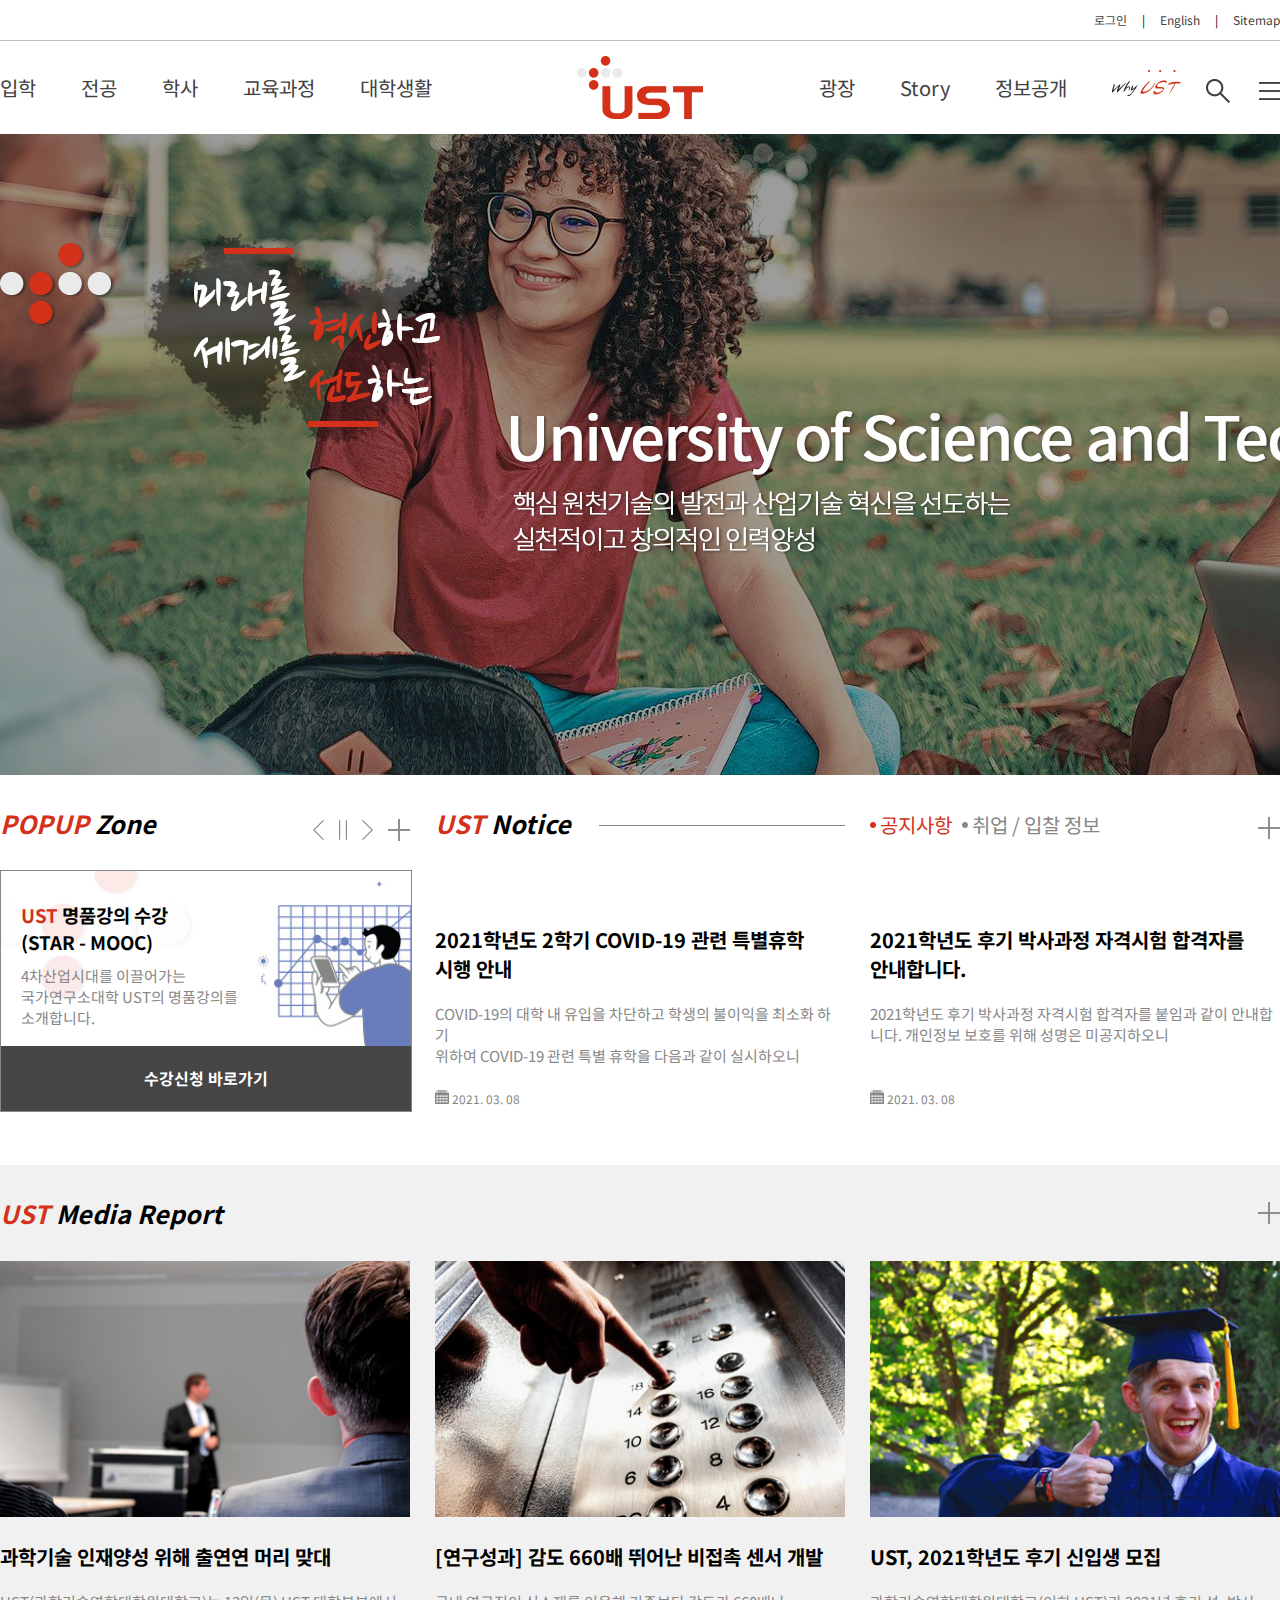
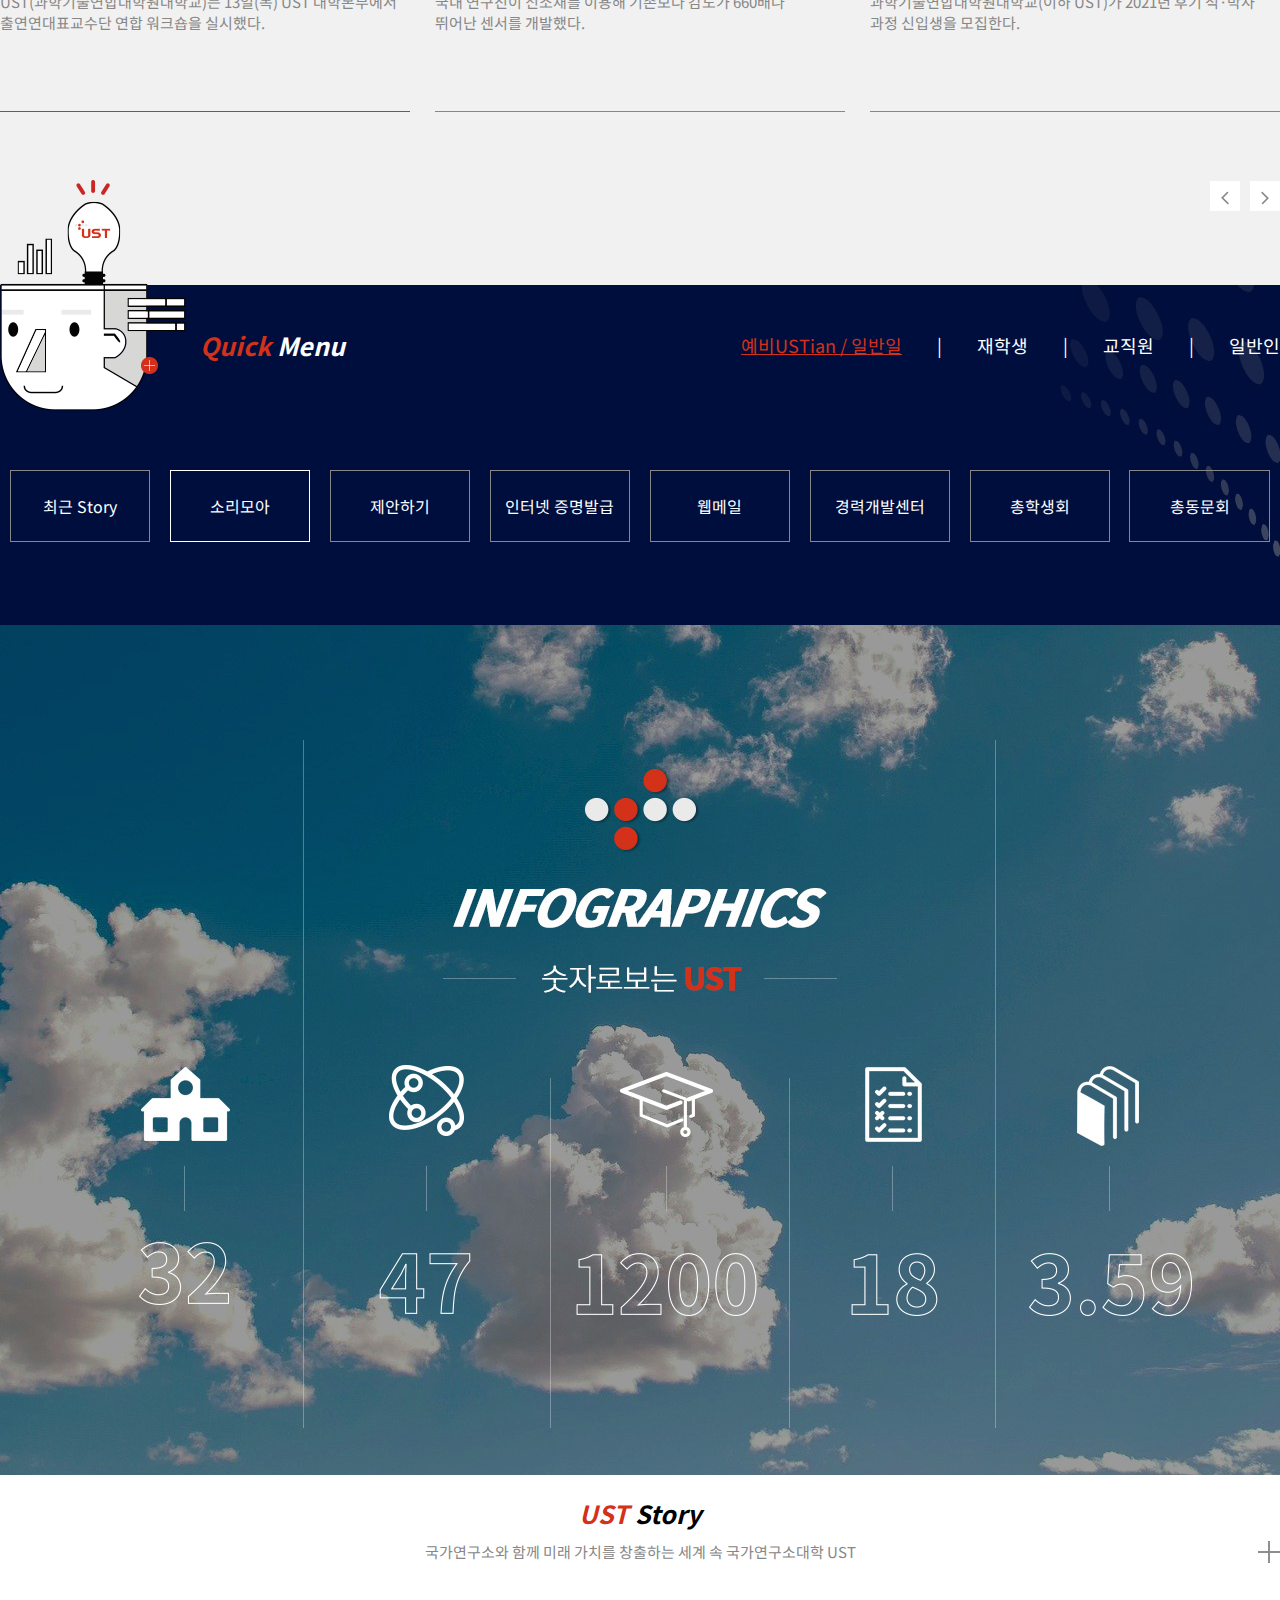
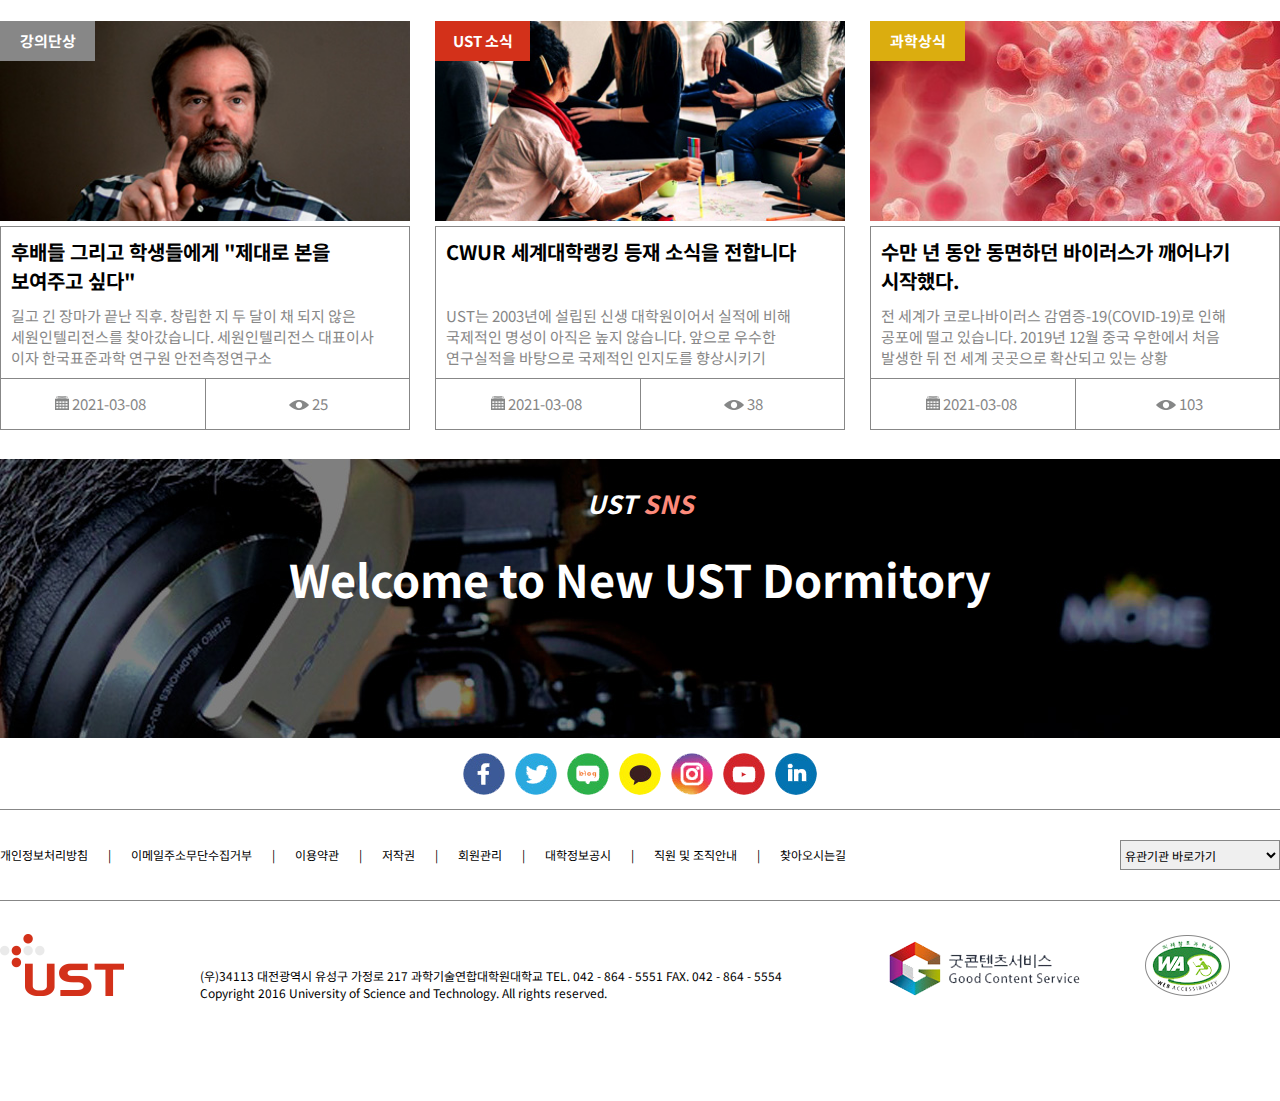
<file: index.html>
<!DOCTYPE html>
<html lang="en">

<head>
    <meta charset="UTF-8">
    <meta name="viewport" content="width=device-width, initial-scale=1.0">
    <title>UST</title>
    <link href="css/style.css" rel="stylesheet" type="text/css">
    <link rel="shortcut icon" href="img/favicon.ico" alt="파비콘">
</head>

<body>
    <div id="wrap">

        <!--header-->
        <header id="header">
            <div class="top_header">
                <div class="inner">
                    <ul class="util">
                        <li><a href="index.html">로그인</a></li>
                        <li><a href="index.html">English</a></li>
                        <li><a href="index.html">Sitemap</a></li>
                        <!--clear-->
                    </ul>
                    <!--clear-->
                </div>
            </div>
            <div class="bottom_header">
                <div class="inner">
                    <ul class="menu1">
                        <li>
                            <a href="sub.html">입학</a>
                            <!--<ul>
                                <li><a href="#">모집요강</a></li>
                                <li><a href=#>입학공지</a></li>
                                <li><a href=#>입학상담</a></li>
                                <li><a href=#>USTian Life</a></li>
                                <li><a href=#>전공찾기</a></li>
                            </ul>-->
                        </li>
                        <li>
                            <a href="sub.html">전공</a>
                            <!--<ul>
                                <li><a href="#">캠퍼스/스쿨 소개</a></li>
                                <li><a href="#">분야별전공</a></li>
                            </ul>-->
                        </li>
                        <li>
                            <a href="sub.html">학사</a>
                            <!--<ul>
                                <li><a href="#">학사일정</a></li>
                                <li><a href="#">학점교류</a></li>
                                <li><a href="#">학사공지</a></li>
                                <li><a href="#">학사행정</a></li>
                                <li><a href="#">학규</a></li>
                                <li><a href="#">학사서식자료실</a></li>
                            </ul>-->
                        </li>
                        <li>
                            <a href="sub.html">교육과정</a>
                            <!--<ul>
                                <li><a href="#">교육과정 개요</a></li>
                                <li><a href="#">이수학점</a></li>
                                <li><a href="#">성적</a></li>
                                <li><a href="#">신입생 예비교육</a></li>
                            </ul>-->
                        </li>
                        <li>
                            <a href="sub.html">대학생활</a>
                            <!--<ul>
                                <li><a href="#">USTian Tutorial</a></li>
                                <li><a href="#">학생복지</a></li>
                                <li><a href="#">학생지원</a></li>
                                <li><a href="#">증명서/추천서발급</a></li>
                                <li><a href="#">총학생회</a></li>
                                <li><a href="#">UST 기숙사</a></li>
                                <li><a href="#">정보서비스</a></li>
                                <li><a href="#">학생증</a></li>
                            </ul>-->
                        </li>
                        <!--clear-->
                    </ul>
                    <div class="logo">
                        <a href="index.html"><img src="img/logo.png" alt="로고"></a>
                    </div>
                    <ul class="menu2">
                        <li>
                            <a href="sub.html">광장</a>
                            <!--<ul>
                                <li><a href="#">안내</a></li>
                                <li><a href="#">소리모아</a></li>
                                <li><a href="#">제안합니다</a></li>
                                <li><a href="#">홍보 아이템 제보</a></li>
                                <li><a href="#">신고 및 접수</a></li>
                                <li><a href="#">UST 구독신청</a></li>
                            </ul>-->
                        </li>
                        <li>
                            <a href="sub.html">Story</a>
                            <!--<ul>
                                <li><a href="#">최근 Story</a></li>
                                <li><a href="#">웹진 UST ON</a></li>
                                <li><a href="#">웹진 뉴스레터</a></li>
                                <li><a href="#">언론보도</a></li>
                                <li><a href="#">UST Media</a></li>
                                <li><a href="#">브로슈어</a></li>
                            </ul>-->
                        </li>
                        <li>
                            <a href="sub.html">정보공개</a>
                            <!--<ul>
                                <li><a href="#">정보공개제도</a></li>
                                <li><a href="#">대학정보공시</a></li>
                                <li><a href="#">경영공시</a></li>
                                <li><a href="#">윤리경영</a></li>
                                <li><a href="#">입찰공고</a></li>
                                <li><a href="#">개인정보보호</a></li>
                                <li><a href="#">UST 오픈 API</a></li>
                            </ul>-->
                        </li>
                        <li><a href="sub.html">
                                <img src="img/whyust.png" alt="whyust">
                            </a>
                        </li>
                        <li>
                            <a href="sub.html">
                                <i class="search"><img src="img/search.png" alt="검색">
                                </i>
                            </a>
                            <a href="sub.html">
                                <i class="menu"><img src="img/menu.png" alt="메뉴">
                                </i>
                            </a>
                        </li>
                        <!--clear-->
                    </ul>
                    <!--clear-->
                </div>
            </div>
        </header>

        <!--mainimg-->
        <article id="mainimg">
            <h1 class="hidden">메인이미지</h1>
        </article>

        <!--contents-->
        <main id="contents">
            <section class="notice">
                <h1 class="hidden">알림</h1>
                <div class="inner">
                    <div class="box1">
                        <div class="title1">
                            <h2 class="power_text"><span>POPUP</span> Zone</h2>
                            <ul>
                                <li>
                                    <img src="img/prev.png" alt="이전">
                                </li>
                                <li>
                                    <img src="img/stop.png" alt="정지">
                                </li>
                                <li>
                                    <img src="img/next.png" alt="다음">
                                </li>
                                <li>
                                    <img src="img/plus.png" alt="더보기">
                                </li>
                                <!--clear-->
                            </ul>
                            <!--clear-->
                        </div>
                        <div class="star_mooc">
                            <div>
                                <h1 class="hidden">이미지</h1>
                                <div>
                                    <h3><span>UST</span> 명품강의 수강<br>
                                        (STAR - MOOC)</h3>
                                    <p>4차산업시대를 이끌어가는<br>
                                        국가연구소대학 UST의 명품강의를<br>
                                        소개합니다.</p>
                                </div>
                            </div>
                            <div>
                                <h1 class="hidden">배경색</h1>
                                <h4><a href="http://ust.edwith.org/" target="_blank">수강신청 바로가기</a></h4>
                            </div>
                        </div>
                        <ul class="power_arrow">
                            <li><img src="img/dot3.png" alt="1"></li>
                            <li><img src="img/dot4.png" alt="2"></li>
                            <li><img src="img/dot4.png" alt="3"></li>
                            <li><img src="img/dot4.png" alt="4"></li>
                        </ul>
                    </div>
                    <div class="box1">
                        <h2 class="power_text"><span>UST</span> Notice<i></i></h2>
                        <h5 class="line"></h5>
                        <div>
                            <h3 class="box1_title">2021학년도 2학기 COVID-19 관련 특별휴학<br>
                                시행 안내</h3>
                            <p class="box1_text">COVID-19의 대학 내 유입을 차단하고 학생의 불이익을 최소화 하기<br>
                                <span>위하여 COVID-19 관련 특별 휴학을 다음과 같이 실시하오니</span>
                            </p>
                            <p class="calender"><i><img src="img/calendar.png" alt="달력"></i> 2021. 03. 08</p>
                        </div>
                        <ul class="power_arrow">
                            <li><img src="img/dot_plus.png" alt="더보기"></li>
                        </ul>
                    </div>
                    <div class="box1">
                        <div>
                            <ul class="box1_list">
                                <li>공지사항</li>
                                <li>취업 / 입찰 정보</li>
                                <li><img src="img/plus.png" alt="더보기"></li>
                                <!--clear-->
                            </ul>
                            <!--clear-->
                        </div>
                        <div>
                            <h3 class="box1_title">2021학년도 후기 박사과정 자격시험 합격자를<br>
                                안내합니다.</h3>
                            <p class="box1_text">2021학년도 후기 박사과정 자격시험 합격자를 붙임과 같이 안내합<br>
                                니다. 개인정보 보호를 위해 성명은 미공지하오니</p>
                            <p class="calender"><i><img src="img/calendar.png" alt="달력"></i> 2021. 03. 08</p>
                        </div>
                    </div>
                </div>
            </section>
            <section class="report">
                <h1 class="hidden">미디어 리포트</h1>
                <h1 class="hidden">배경색</h1>
                <div class="inner">
                    <h2 class="power_text"><span>UST</span> Media Report<i><img src="img/plus.png" alt="더보기"></i></h2>
                    <div>
                        <div class="report_box">
                            <div class="box2">
                                <div><img src="img/img1.jpg" alt="이미지1"></div>
                                <h3 class="box2_title">과학기술 인재양성 위해 출연연 머리 맞대</h3>
                                <p class="box2_text">UST(과학기술연합대학원대학교)는 13일(목) UST 대학본부에서<br>
                                    출연연대표교수단 연합 워크숍을 실시했다.</p>
                                <ul class="power_arrow">
                                    <li><img src="img/dot_plus.png" alt="더보기"></li>
                                </ul>
                            </div>
                            <div class="box2">
                                <div><img src="img/img2.jpg" alt="이미지2"></div>
                                <h3 class="box2_title">[연구성과] 감도 660배 뛰어난 비접촉 센서 개발</h3>
                                <p class="box2_text">국내 연구진이 신소재를 이용해 기존보다 감도가 660배나<br>
                                    뛰어난 센서를 개발했다.</p>
                            </div>
                            <div class="box2">
                                <div><img src="img/img3.jpg" alt="이미지3"></div>
                                <h3 class="box2_title">UST, 2021학년도 후기 신입생 모집</h3>
                                <p class="box2_text">과학기술연합대학원대학교(이하 UST)가 2021년 후기 석·박사<br>
                                    과정 신입생을 모집한다.</p>
                            </div>
                        </div>
                        <div class="prev1"><img src="img/prev1.png" alt="이전"></div>
                        <div class="next1"><img src="img/next1.png" alt="다음"></div>
                    </div>
                </div>
            </section>
            <section class="quick_menu">
                <h1 class="hidden">퀵메뉴</h1>
                <h1 class="hidden">이미지</h1>
                <div class="inner">
                    <div class="menu_top">
                        <div class="box3">
                            <h2 class="power_text"><span>Quick</span> Menu</h2>
                            <ul>
                                <li>예비USTian / 일반일</li>
                                <li>재학생</li>
                                <li>교직원</li>
                                <li>일반인</li>
                                <!--clear-->
                            </ul>
                            <!--clear-->
                        </div>
                        <div class="character"><img src="img/character.png" alt="캐릭터"></div>
                    </div>
                    <ul class="menu_bottom">
                        <li>
                            <div>최근 Story</div>
                        </li>
                        <li>
                            <div>소리모아</div>
                        </li>
                        <li>
                            <div>제안하기</div>
                        </li>
                        <li>
                            <div>인터넷 증명발급</div>
                        </li>
                        <li>
                            <div>웹메일</div>
                        </li>
                        <li>
                            <div>경력개발센터</div>
                        </li>
                        <li>
                            <div>총학생회</div>
                        </li>
                        <li>
                            <div>총동문회</div>
                        </li>
                        <!--clear-->
                    </ul>
                    <div class="prev2"><img src="img/prev2.png" alt="이전"></div>
                    <div class="next2"><img src="img/next2.png" alt="다음"></div>
                </div>
            </section>
            <section class="infographics">
                <h1 class="hidden">인포그래픽스</h1>
                <h1 class="hidden">이미지</h1>
            </section>
            <section class="story">
                <h1 class="hidden">UST 소식</h1>
                <div class="inner">
                    <h2 class="power_text"><span>UST</span> Story</h2>
                    <p>국가연구소와 함께 미래 가치를 창출하는 세계 속 국가연구소대학 UST<i><img src="img/plus.png" alt="더보기"></i></p>
                    <div class="story_box">
                        <div class="box4">
                            <div class="box4_img"><img src="img/img4.jpg" alt="이미지4"><span>강의단상</span></div>
                            <div class="box4_text">
                                <div>
                                    <h3>후배들 그리고 학생들에게 "제대로 본을 <br>
                                        보여주고 싶다"</h3>
                                    <p>길고 긴 장마가 끝난 직후. 창립한 지 두 달이 채 되지 않은<br>
                                        세원인텔리전스를 찾아갔습니다. 세원인텔리전스 대표이사<br>
                                        이자 한국표준과학 연구원 안전측정연구소</p>
                                </div>
                                <div>
                                    <div><i><img src="img/calendar.png" alt="달력"></i> 2021-03-08</div>
                                    <div><i><img src="img/view.png" alt="조회수"></i> 25</div>
                                    <!--clear-->
                                </div>
                            </div>
                            <ul class="power_arrow">
                                <li><img src="img/m_prev.png" alt="이전"></li>
                                <li><img src="img/m_next.png" alt="다음"></li>
                            </ul>
                        </div>
                        <div class="box4">
                            <div class="box4_img"><img src="img/img5.jpg" alt="이미지5"><span>UST 소식</span></div>
                            <div class="box4_text">
                                <div>
                                    <h3>CWUR 세계대학랭킹 등재 소식을 전합니다<br><br></h3>
                                    <p>UST는 2003년에 설립된 신생 대학원이어서 실적에 비해<br>
                                        국제적인 명성이 아직은 높지 않습니다. 앞으로 우수한<br>
                                        연구실적을 바탕으로 국제적인 인지도를 향상시키기</p>
                                </div>
                                <div>
                                    <div><i><img src="img/calendar.png" alt="달력"></i> 2021-03-08</div>
                                    <div><i><img src="img/view.png" alt="조회수"></i> 38</div>
                                    <!--clear-->
                                </div>
                            </div>
                        </div>
                        <div class="box4">
                            <div class="box4_img"><img src="img/img6.jpg" alt="이미지6"><span>과학상식</span></div>
                            <div class="box4_text">
                                <div>
                                    <h3>수만 년 동안 동면하던 바이러스가 깨어나기 <br>
                                        시작했다.</h3>
                                    <p>전 세계가 코로나바이러스 감염증-19(COVID-19)로 인해<br>
                                        공포에 떨고 있습니다. 2019년 12월 중국 우한에서 처음<br>
                                        발생한 뒤 전 세계 곳곳으로 확산되고 있는 상황</p>
                                </div>
                                <div>
                                    <div><i><img src="img/calendar.png" alt="달력"></i> 2021-03-08</div>
                                    <div><i><img src="img/view.png" alt="조회수"></i> 103</div>
                                    <!--clear-->
                                </div>
                            </div>
                        </div>
                        <!--clear-->
                    </div>
                </div>
            </section>
            <section class="sns">
                <h1 class="hidden">SNS</h1>
                <div class="sns_top">
                    <h1 class="hidden">이미지</h1>
                    <h2 class="power_text"><span>UST</span> SNS</h2>
                    <h1 class="sns_text">Welcome to New UST Dormitory</h1>
                </div>
                <ul class="sns_bottom">
                    <li><img src="img/facebook.png" alt="페이스북"></li>
                    <li><img src="img/twitter.png" alt="트위터"></li>
                    <li><img src="img/naver_blog.png" alt="네이버 블로그"></li>
                    <li><img src="img/kakao.png" alt="카카오"></li>
                    <li><img src="img/instagram.png" alt="인스타그램"></li>
                    <li><img src="img/youtube.png" alt="유튜브"></li>
                    <li><img src="img/linked_in.png" alt="링크드인"></li>
                    <!--clear-->
                </ul>
            </section>
        </main>

        <!--footer-->
        <footer id="footer">
            <div class="inner">
                <div class="footer_top">
                    <ul>
                        <li>개인정보처리방침</li>
                        <li>이메일주소무단수집거부</li>
                        <li>이용약관</li>
                        <li>저작권</li>
                        <li>회원관리</li>
                        <li>대학정보공시</li>
                        <li>직원 및 조직안내</li>
                        <li>찾아오시는길</li>
                        <!--clear-->
                    </ul>
                    <select>
                        <option>유관기관 바로가기</option>
                        <option>해외국가연구소대학</option>
                        <option>정책연구기관</option>
                        <option>연구회</option>
                        <option>정부부처</option>
                    </select>
                    <!--clear-->
                </div>
                <div class="footer_bottom">
                    <div>
                        <div class="f_logo"><img src="img/f_logo.png" alt="푸터로고"></div>
                        <p class="copyright">(우)34113 대전광역시 유성구 가정로 217 과학기술연합대학원대학교 TEL. 042 - 864 - 5551 FAX. 042 - 864 - 5554<br>
                            <span>
                                Copyright 2016 University of Science and Technology. All rights reserved.</span>
                        </p>
                        <div class="mark1"><img src="img/goodcontentservice.png" alt="굿콘텐츠서비스"></div>
                        <div class="mark2"><img src="img/wa.png" alt="한국웹접근성인증평가원"></div>
                    </div>
                </div>
            </div>
        </footer>
    </div>
</body>

</html>
</file>
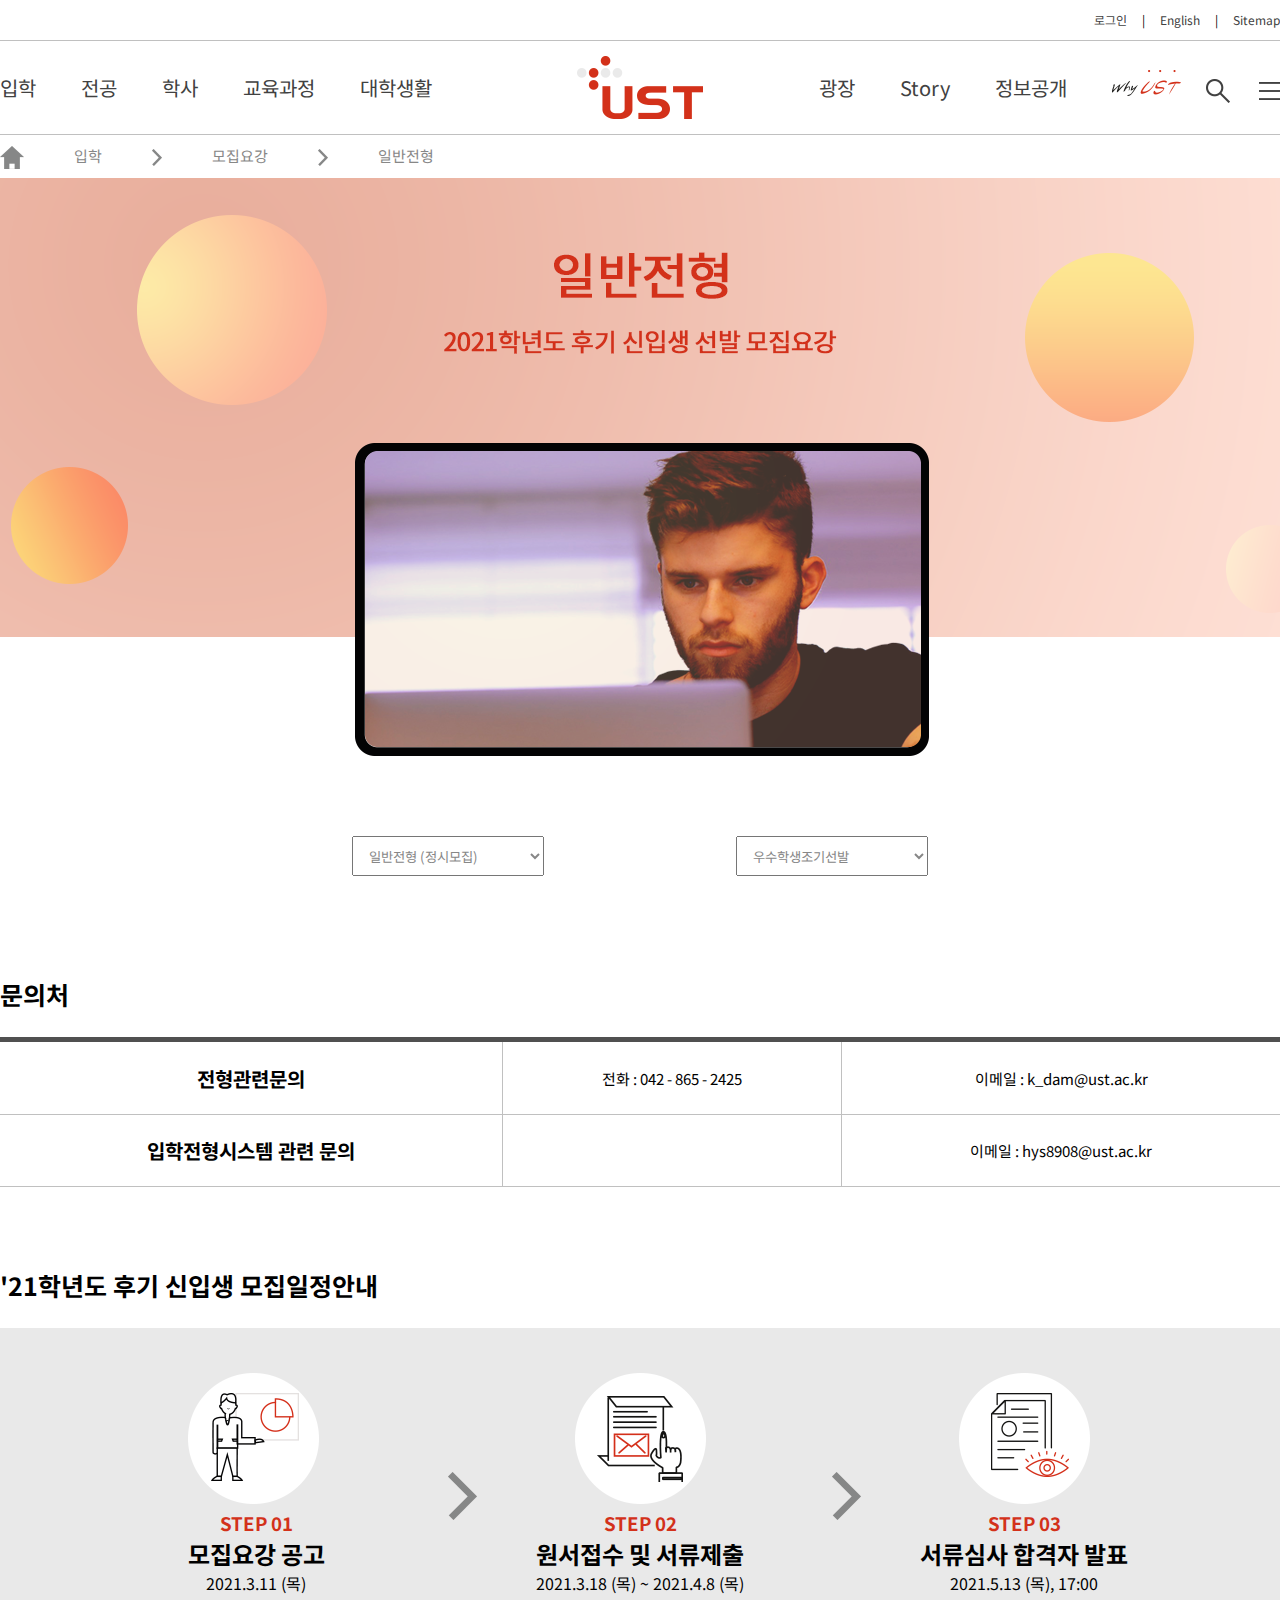
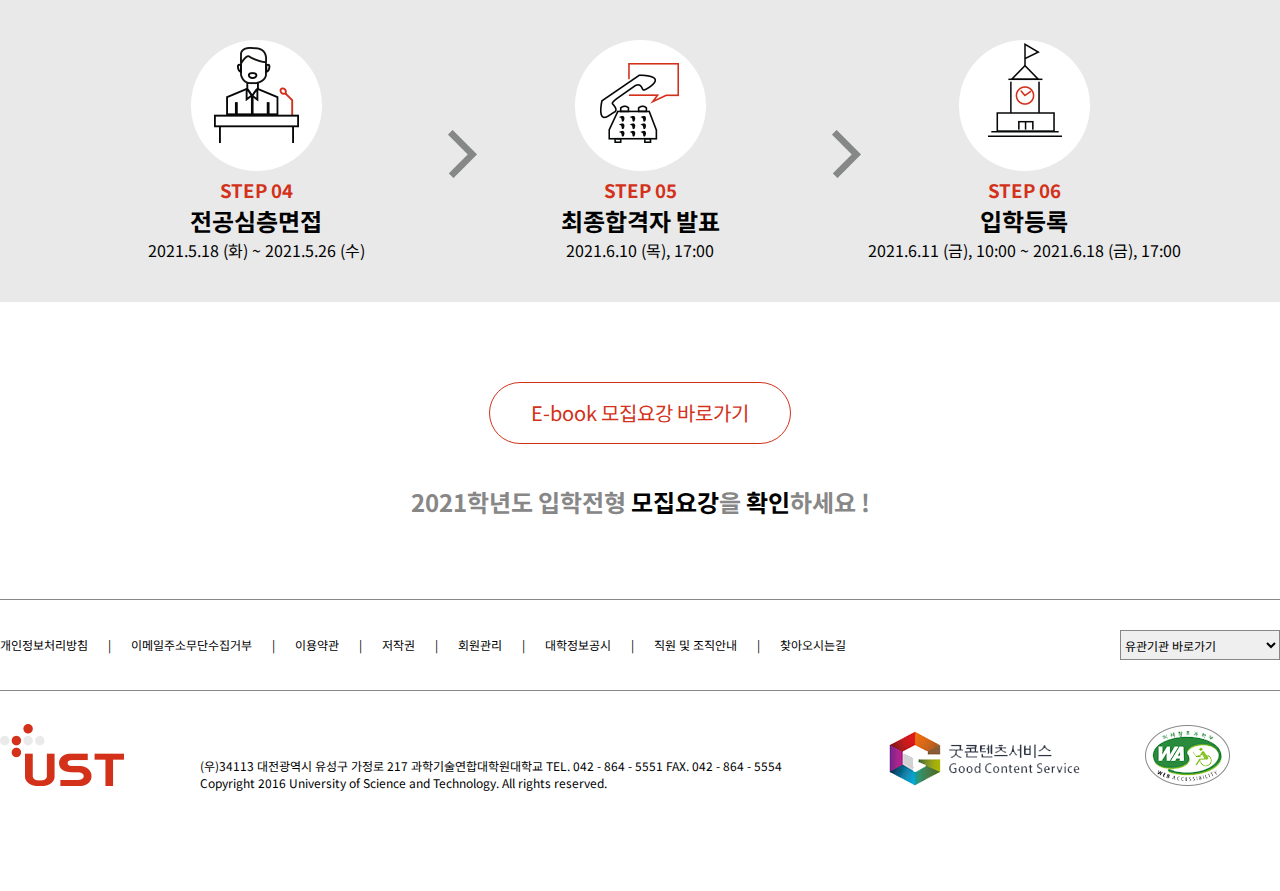
<file: sub.html>
<!DOCTYPE html>
<html lang="en">

<head>
    <meta charset="UTF-8">
    <meta name="viewport" content="width=device-width, initial-scale=1.0">
    <title>UST</title>
    <link href="css/style.css" rel="stylesheet" type="text/css">
    <link rel="shortcut icon" href="img/favicon.ico" alt="파비콘">
</head>

<body>
    <div id="wrap">

        <!--header-->
        <header id="header">
            <div class="top_header">
                <div class="inner">
                    <ul class="util">
                        <li><a href="index.html">로그인</a></li>
                        <li><a href="index.html">English</a></li>
                        <li><a href="index.html">Sitemap</a></li>
                        <!--clear-->
                    </ul>
                    <!--clear-->
                </div>
            </div>
            <div class="bottom_header">
                <div class="inner">
                    <ul class="menu1">
                        <li><a href="sub.html">입학</a></li>
                        <li><a href="index.html">전공</a></li>
                        <li><a href="index.html">학사</a></li>
                        <li><a href="index.html">교육과정</a></li>
                        <li><a href="index.html">대학생활</a></li>
                        <!--clear-->
                    </ul>
                    <div class="logo">
                        <a href="index.html"><img src="img/logo.png" alt="로고"></a>
                    </div>
                    <ul class="menu2">
                        <li><a href="index.html">광장</a></li>
                        <li><a href="index.html">Story</a></li>
                        <li><a href="index.html">정보공개</a></li>
                        <li><a href="index.html">
                                <img src="img/whyust.png" alt="whyust">
                            </a>
                        </li>
                        <li>
                            <a href="index.html">
                                <i class="search"><img src="img/search.png" alt="검색">
                                </i>
                            </a>
                            <a href="index.html">
                                <i class="menu"><img src="img/menu.png" alt="메뉴">
                                </i>
                            </a>
                        </li>
                        <!--clear-->
                    </ul>
                    <!--clear-->
                </div>
            </div>
        </header>

        <!--sub-->
        <main id="sub1_contents">
            <section class="location">
                <h1 class="hidden">배경색</h1>
                <div class="inner">
                    <ul>
                        <li><img src="img/sub_home.png" alt="홈" class="subhome"><img src="img/m_subhome.png" alt="m홈" class="subhome2"></li>
                        <li>입학</li>
                        <li><img src="img/sub_arrow1.png" alt="하위메뉴" class="subarrow"><img src="img/m_arrow.png" alt="m하위메뉴" class="subarrow2"></li>
                        <li>모집요강</li>
                        <li><img src="img/sub_arrow1.png" alt="하위메뉴" class="subarrow"><img src="img/m_arrow.png" alt="m하위메뉴" class="subarrow2"></li>
                        <li>일반전형</li>
                        <!--clear-->
                    </ul>
                </div>
            </section>
            <section class="titlebodyimage">
                <h1 class="hidden">이미지</h1>
            </section>
            <section class="subcon01">
                <div class="inner">
                    <div class="select">
                        <div>
                            <select>
                                <option>&nbsp;&nbsp;&nbsp; 일반전형 (정시모집)</option>
                                <option>&nbsp;&nbsp;&nbsp; 일반전형 (수시모집)</option>
                            </select>
                        </div>
                        <div>
                            <select>
                                <option>&nbsp;&nbsp;&nbsp; 우수학생조기선발</option>
                                <option>&nbsp;&nbsp;&nbsp; 농어촌특별전형</option>
                            </select>
                        </div>
                        <!--clear-->
                    </div>
                    <div class="table">
                        <h3>문의처</h3>
                        <table border="0">
                            <tr>
                                <th>전형관련문의</th>
                                <td>전화 : 042 - 865 - 2425</td>
                                <td>이메일 : k_dam@ust.ac.kr</td>
                            </tr>
                            <tr>
                                <th>입학전형시스템 관련 문의</th>
                                <td></td>
                                <td>이메일 : hys8908@ust.ac.kr</td>
                            </tr>
                        </table>
                    </div>
                </div>
            </section>
            <section class="subcon02">
                <div class="inner">
                    <div class="sign">
                        <h3>'21학년도 후기 신입생 모집일정안내</h3>
                        <div>
                            <h1 class="hidden">배경색</h1>
                            <div>
                                <div class="substep">
                                    <div><img src="img/sub_step01.png" alt="모집요강 공고"></div>
                                    <h3>STEP 01</h3>
                                    <h2>모집요강 공고</h2>
                                    <p>2021.3.11 (목)</p>
                                </div>
                                <div class="substep">
                                    <div><img src="img/sub_step02.png" alt="원서접수 및 서류제출"></div>
                                    <h3>STEP 02</h3>
                                    <h2>원서접수 및 서류제출</h2>
                                    <p>2021.3.18 (목) ~ 2021.4.8 (목)</p>
                                </div>
                                <div class="substep">
                                    <div><img src="img/sub_step03.png" alt="서류심사 합격자 발표"></div>
                                    <h3>STEP 03</h3>
                                    <h2>서류심사 합격자 발표</h2>
                                    <p>2021.5.13 (목), 17:00</p>
                                </div>
                                <div class="substep">
                                    <div><img src="img/sub_step04.png" alt="전공심층면접"></div>
                                    <h3>STEP 04</h3>
                                    <h2>전공심층면접</h2>
                                    <p>2021.5.18 (화) ~ 2021.5.26 (수)</p>
                                </div>
                                <div class="substep">
                                    <div><img src="img/sub_step05.png" alt="최종합격자 발표"></div>
                                    <h3>STEP 05</h3>
                                    <h2>최종합격자 발표</h2>
                                    <p>2021.6.10 (목), 17:00</p>
                                </div>
                                <div class="substep">
                                    <div><img src="img/sub_step06.png" alt="입학등록"></div>
                                    <h3>STEP 06</h3>
                                    <h2>입학등록</h2>
                                    <p>2021.6.11 (금), 10:00 ~ 2021.6.18 (금), 17:00</p>
                                </div>
                                <div class="arrow">
                                    <div class="arrow01"><img src="img/sub_arrow2.png" alt="다음단계"></div>
                                    <div class="arrow02">
                                        <div class="arrow01"><img src="img/sub_arrow2.png" alt="다음단계"></div>
                                    </div>
                                    <div class="arrow03">
                                        <div class="arrow01"><img src="img/sub_arrow2.png" alt="다음단계"></div>
                                    </div>
                                    <div class="arrow04">
                                        <div class="arrow01"><img src="img/sub_arrow2.png" alt="다음단계"></div>
                                    </div>
                                </div>
                                <!--clear-->
                            </div>
                        </div>
                    </div>
                    <div class="subtext">
                        <div class="subbtn">E-book 모집요강 바로가기</div>
                        <h2>2021학년도 입학전형 <span>모집요강</span>을 <span>확인</span>하세요 !</h2>
                    </div>
                </div>
            </section>
        </main>

        <!--footer-->
        <footer id="footer" class="sub_footer">
            <h1 class="hidden">배경색</h1>
            <div class="inner">
                <div class="footer_top">
                    <ul>
                        <li>개인정보처리방침</li>
                        <li>이메일주소무단수집거부</li>
                        <li>이용약관</li>
                        <li>저작권</li>
                        <li>회원관리</li>
                        <li>대학정보공시</li>
                        <li>직원 및 조직안내</li>
                        <li>찾아오시는길</li>
                        <!--clear-->
                    </ul>
                    <select>
                        <option>유관기관 바로가기</option>
                        <option>해외국가연구소대학</option>
                        <option>정책연구기관</option>
                        <option>연구회</option>
                        <option>정부부처</option>
                    </select>
                    <!--clear-->
                </div>
                <div class="footer_bottom">
                    <div>
                        <div class="f_logo"><img src="img/f_logo.png" alt="푸터로고"></div>
                        <p class="copyright">(우)34113 대전광역시 유성구 가정로 217 과학기술연합대학원대학교 TEL. 042 - 864 - 5551 FAX. 042 - 864 - 5554<br>
                            <span>
                                Copyright 2016 University of Science and Technology. All rights reserved.
                            </span>
                        </p>
                        <div class="mark1"><img src="img/goodcontentservice.png" alt="굿콘텐츠서비스"></div>
                        <div class="mark2"><img src="img/wa.png" alt="한국웹접근성인증평가원"></div>
                    </div>
                </div>
            </div>
        </footer>
    </div>
</body>

</html>
</file>
<file: css/style.css>
/* 공통 */
@import url('https://fonts.googleapis.com/css2?family=Noto+Sans+KR&display=swap');

*{margin: 0; padding: 0; font-family: 'Noto Sans KR', sans-serif;}

body{overflow-x: hidden}
ul{list-style: none}
table {border-spacing: 0px;}
.hidden{position: absolute; width: 1px; height: 1px; overflow: hidden}
.inner{width: 1280px; margin: 0 auto}
.power_text{font-size: 25px; font-style: italic}
.power_text>span{color: #d3311a}
.power_arrow{display: none}

/* 헤더 */

/*헤더 상단*/
.top_header{height: 40px; border-bottom: 1px solid #c0c0c0; line-height: 40px}
.top_header>.inner:after{display: block; content: ""; clear: both}
.util{float: right}
.util:after{display: block; content: ""; clear: both}
.util>li{float: left; padding-right: 15px; font-size: 12px}
.util>li>a{text-decoration: none; color: #414141}
.util>li:nth-child(3){padding-right: 0}
.util>li:after{display: inline-block; content: "|"; padding-left: 15px}
.util>li:nth-child(3):after{display: none; padding-left: 0}

/*헤더 하단*/
.bottom_header{width: 100%; height: 93px; position: relative}
.bottom_header>.inner:after{display: block; content: ""; clear: both}
.menu1{float: left}
.menu1:after{display: block; content: ""; clear: both}
.menu1>li{float: left; padding-right: 45px; font-size: 20px; line-height: 93px}
.menu1>li>a{text-decoration: none; color: #414141}
.menu1>li:nth-child(5){padding-right: 0}

.logo{width: 126px; height: 63px; position: absolute; left: 0; right: 0; top: 15px; margin: 0 auto}

.menu2{float: right}
.menu2:after{display: block; content: ""; clear: both}
.menu2>li{float: left; padding-left: 45px; font-size: 20px; line-height: 93px}
.menu2>li>a{text-decoration: none; color: #414141}
.menu2>li:nth-child(1){padding-left: 0}
.menu2>li:nth-child(5){padding-left: 0}
.search>img{vertical-align: middle; padding-left: 25px}
.menu>img{vertical-align: middle; padding-left: 25px}

/* 메인이미지 */

#mainimg{width: 100%; height: 641px; background-image: url(../img/mainimg.jpg); background-repeat: no-repeat; background-size: cover; background-position: center center}

/* 콘텐츠 */

/*알림*/
/*box1-1*/
.notice>.inner{height: 390px}
.box1{width: 32%; float: left; margin-right: 2%; padding-top: 30px}
.box1:nth-child(3){margin-right: 0}
.title1{height: 40px}
.title1:after{display: block; content: ""; clear: both}
.title1>h2{float: left}
.title1>ul{float: right}
.title1>ul:after{display: block; content: ""; clear: both}
.title1>ul>li{float: left; padding-left: 15px; padding-top: 10px}
.title1>ul>li:nth-child(1){padding-left: 0}
.title1>ul>li>img{vertical-align: middle}

.star_mooc{width: 100%; height: 240px; border: 1px solid #878787; margin-top: 25px}
.star_mooc>div:nth-child(1)>div{padding-top: 30px; padding-left: 20px}
.star_mooc>div:nth-child(1)>div>h3>span{color: #d3311a}
.star_mooc>div:nth-child(1)>div>p{font-size: 15px; color: #878787; padding-top: 10px}
.star_mooc>div:nth-child(1){width: 100%; height: 175px; background-image: url(../img/star-mooc.jpg); background-repeat: no-repeat; background-size: cover}
.star_mooc>div:nth-child(2){height: 65px; background-color: #454545; line-height: 65px; text-align: center}
.star_mooc>div:nth-child(2)>h4>a{text-decoration: none; color: #fff}

/*box1-2*/
.box1:nth-child(2)>h2{position: relative; height: 40px}
.box1:nth-child(2)>h2>i{width: 60%; height: 1px; background-color: #878787; position: absolute; right: 0; top: 20px}
.box1_title{font-size: 20px; padding-top: 60px}
.box1_text{font-size: 15px; padding-top: 20px; color: #878787}
.calender{position: absolute; left: 0; bottom: 0; color: #878787; font-size: 12px}

/*box1 공통*/
.box1:nth-child(2)>div, .box1:nth-child(3)>div:nth-child(2){width: 100%; height: 242px; margin-top: 20px; position: relative}

/*box1-3*/
.box1:nth-child(3)>div:nth-child(1){height: 40px; line-height: 40px}
.box1:nth-child(3)>div:nth-child(1):after{display: block; content: ""; clear: both}
.box1_list{font-size: 20px; color: #878787; float: left; width: 100%}
.box1_list:after{display: block; content: ""; clear: both}
.box1_list>li{float: left; padding-right: 10px}
.box1_list>li:nth-child(1){ color: #d3311a ;background-image: url(../img/dot1.png); background-repeat: no-repeat; background-position: left 17px; padding-left: 10px; text-decoration: }
.box1_list>li:nth-child(2){background-image: url(../img/dot2.png); background-repeat: no-repeat; background-position: left 17px; padding-left: 10px}
.box1_list>li:nth-child(2){padding-right: 0}
.box1_list>li:nth-child(3){float: right; padding-right: 0}
.box1_list>li:nth-child(3)>img{vertical-align: middle}

/*리포트*/
.report{height: 720px; background-color: #f1f1f1}
.report>.inner>div{padding-top: 30px; height: 550px; position: relative}
.report>.inner>h2{padding-top: 30px; position: relative}
.report>.inner>h2>i{position: absolute; right: 0}
.box2{float: left; width: 32%; height: 450px; margin-right: 2%; border-bottom: 1px solid #878787}
.box2:nth-child(1){border-color: #d3311a}
.box2:nth-child(3){margin-right: 0}
.box2>div>img{width: 100%}
.box2_title{font-size: 20px; padding-top: 20px}
.box2_text{font-size: 15px; padding-top: 20px; color: #878787}
.prev1{position: absolute; bottom: 0; right: 40px; width: 30px; height: 25px; background-color: #fff; text-align: center; padding-top: 5px}
.next1{position: absolute; bottom: 0; right: 0; width: 30px; height: 25px; background-color: #fff; text-align: center; padding-top: 5px}

/*퀵메뉴*/
.quick_menu{width: 100%; height: 340px; background-image: url(../img/box1.jpg); background-repeat: no-repeat; background-size: cover; background-position: center center}
.quick_menu>.inner{height: 340px; position: relative}
.prev2{position: absolute; top: 270px; left: 45%}
.next2{position: absolute; top: 270px; right: 45%}
.next2, .prev2{display: none}
.menu_top{height: 120px; position: relative}
.character{position: absolute; top: -105px}
.box3:after{display: block; content: ""; clear: both}
.box3>h2{float: left; padding-left: 200px; color: #fff; line-height: 120px}
.box3>ul{float: right; line-height: 120px}
.box3>ul:after{display: block; content: ""; clear: both}
.box3>ul>li{float: left; color: #fff; padding-right: 35px; font-size: 18px}
.box3>ul>li:after{display: inline-block; content: "|"; padding-left: 35px; color: #fff}
.box3>ul>li:nth-child(1){text-decoration: underline; color: #d3311a}
.box3>ul>li:nth-child(4){padding-right: 0}
.box3>ul>li:nth-child(4):after{display: none}

.menu_bottom{width: 1280px; height: 150px}
.menu_bottom:after{display: block; content: ""; clear: both}
.menu_bottom>li{width: 11%; height: 70px; float: left; color: #fff; margin-right: 1.5%;text-align: center; line-height: 70px; margin-top: 65px}
.menu_bottom>li:nth-child(1){margin-left: 0.75%}
.menu_bottom>li:nth-child(8){margin-right: 0.75%}
.menu_bottom>li>div{border: 1px solid #878787}
.menu_bottom>li:nth-child(2)>div{border-color: #fff}

/*인포그래픽스*/
.infographics{width: 100%; height: 850px; background-image: url(../img/box2.jpg); background-repeat: no-repeat; background-size: cover; background-position: center center}

/*UST 소식*/
.story>.inner{height: 574px}
.story>.inner>h2{text-align: center; padding-top: 20px}
.story>.inner>p{font-size: 15px; height: 30px; text-align: center; color: #878787; padding-top: 10px; position: relative}
.story>.inner>p>i{position: absolute; right: 0}
.box4{width: 32%; margin-right: 2%; float: left}
.story_box{padding-top: 50px}
.story_box:after{display: block; content: ""; clear: both}
.box4:nth-child(3){margin-right: 0}
.box4_img{position: relative}
.box4_img>span{width: 95px; height: 40px; position: absolute; left: 0; top: 0; line-height: 40px; text-align: center; color: #fff; font-weight: bold; font-size: 15px}
.box4:nth-child(1)>.box4_img>span{background-color: #878787}
.box4:nth-child(2)>.box4_img>span{background-color: #d3311a}
.box4:nth-child(3)>.box4_img>span{background-color: #dbad0f}
.box4_img>img{width: 100%}
.box4_text{border: 1px solid #878787}
.box4_text>div:nth-child(1){padding-left: 10px; padding-top: 10px}
.box4_text>div:nth-child(1)>h3{font-size: 20px}
.box4_text>div:nth-child(1)>p{font-size: 15px; padding-top: 10px; color: #878787}
.box4_text>div:nth-child(2){height: 50px; text-align: center; line-height: 50px; border-top: 1px solid #878787; margin-top: 10px; font-size: 15px; color: #878787}
.box4_text>div:nth-child(2):after{display: block; content: ""; clear: both}
.box4_text>div:nth-child(2)>div:nth-child(1){width: 49%; float: left; border-right: 1px solid #878787; padding-right: 1%}
.box4_text>div:nth-child(2)>div:nth-child(2){width: 49%; float: right}

/*sns*/
.sns{height: 350px; text-align: center; padding-top: 10px}
.sns_top{width: 100%; height: 279px; background-image: url(../img/box3.jpg); background-repeat: no-repeat; background-size: cover; background-position: center center}
.sns_top>h2{color: #fd8b7b; padding-top: 2%}
.sns_top>h2>span{color: #fff}
.sns_text{font-size: 45px; color: #fff; padding-top: 2%}
.sns_bottom{width: 354px; margin: 0 auto; padding-top: 15px}
.sns_bottom:after{display: block; content: ""; clear: both}
.sns_bottom>li{float: left; padding-left: 10px}
.sns_bottom>li:nth-child(1){padding-left: 0}

/* 푸터 */
/*푸터 상단*/
#footer{width: 100%; border-top: 1px solid #878787}
.footer_top{height: 90px; border-bottom: 1px solid #878787; line-height: 90px}
.footer_top:after{display: block; content: ""; clear: both}
.footer_top>ul{float: left}
.footer_top>ul:after{display: block; content: ""; clear: both}
.footer_top>ul>li{float: left; padding-left: 20px; font-size: 12px}
.footer_top>ul>li:before{display: inline-block; content: "|"; padding-right: 20px}
.footer_top>ul>li:nth-child(1){padding-left: 0}
.footer_top>ul>li:nth-child(1):before{display: none}
.footer_top>select{width: 160px; height: 30px; font-size: 12px; float: right; margin-top: 30px; border-color: #878787}

/*푸터 하단*/
.footer_bottom{height: 200px; position: relative}
.f_logo{position: absolute; bottom: 100px; left: 0}
.copyright{width: 50%; position: absolute; bottom: 100px; left: 200px; font-size: 12px}
.mark1{position: absolute; bottom: 100px; right: 200px}
.mark2{position: absolute; bottom: 100px; right: 50px}

/* sub */
/* 위치 */
.location{width: 100%; height: 43px; line-height: 42px; border-top: 1px solid #c0c0c0}
.location>.inner>ul:after{display: block; content: ""; clear: both}
.location>.inner>ul>li{float: left; padding-right: 50px; color: #878787; font-size: 15px}
.location>.inner>ul>li:nth-child(6){padding-right: 0}
.location>.inner>ul>li img{vertical-align: middle}
.subhome2, .subarrow2{display: none}

/* 서브이미지 */
.titlebodyimage{width: 100%; height: 578px; background-image: url(../img/sub_mainimg.png); background-repeat: no-repeat; background-size: cover; background-position: center center}

/* 서브 콘텐츠 */
/*콘텐츠1*/
.select{width: 60%; margin: 0 auto; padding: 80px 0 140px}
.select:after{display: block; content: ""; clear: both}
.select div:nth-child(1){width: 50%; float: left; position: relative}
.select div:nth-child(2){width: 50%; float: right; position: relative}
.select div select{width: 50%; height: 40px; color: #878787; position: absolute; left: 0; right: 0; margin: 0 auto}

/*콘텐츠1-테이블*/
.table>h3{font-size: 25px; padding-bottom: 25px}

.table{padding-bottom: 80px}
.table table{width: 100%; height: 150px; text-align: center; border-left: 0; border-right: 0; border-top: 5px solid #505050; border-bottom: 1px solid #c0c0c0}
.table table tr th{font-size: 20px; border-left: 0; border-right: 1px solid #c0c0c0; border-top: 0; 0}
.table table tr:nth-child(1) th{border-bottom: 1px solid #c0c0c0}
.table table tr td{font-size: 15px;border-left: 0; border-right: 1px solid #c0c0c0; border-top: 0; border-bottom: 0}
.table table tr:nth-child(1) td{border-bottom: 1px solid #c0c0c0}
.table table tr:nth-child(1) td:nth-child(3){border-right: 0}
.table table tr:nth-child(2) td:nth-child(3){border-right: 0}

/*콘텐츠2*/
.sign>h3{font-size: 25px; padding-bottom: 25px}
.sign>div{height: 574px; background-color: #e9e9e9; position: relative}
.sign>div>div:after{display: block; content: ""; clear: both}
.substep{width: 30%; float: left; text-align: center; padding-top: 3.5%}
.substep:nth-child(1), .substep:nth-child(4){margin-left: 5%}
.substep:nth-child(3), .substep:nth-child(6){margin-right: 5%}
.substep>h3{color: #d3311a}
.arrow01{position: absolute; top: 25%; left: 35%}
.arrow02{position: absolute; top: 25%; right: 35%}
.arrow03{position: absolute; bottom: 30%; left: 35%}
.arrow04{position: absolute; bottom: 30%; right: 35%}

.subtext{text-align: center; padding: 80px 0}
.subbtn{width: 300px; height: 60px; font-size: 20px; color: #d3311a; margin: 0 auto; border: 1px solid #d3311a; border-radius: 60px; line-height: 60px}
.subtext>h2{padding-top: 40px; color: #878787}
.subtext>h2>span{color: #000}

/*--------- 반응형 ----------*/
/*.menu1, .menu2{position: relative}
.menu1>li, .menu2>li{position: relative}

.menu1>li>ul>li>a{text-decoration: none; color: #fff; font-size: 15px; display: block}
.menu1 > li > ul {
    border: 1px solid #ccc;
    border-top-color: transparent;
    padding: 0 20px;
    background-color: rgba(0, 0, 0, 0.5);
    height: 0;
    overflow: hidden;
    opacity: 0;
    transition: height 0.1s, opacity 0.1s;
    position: absolute;
    top: 93px
}

.menu1 > li > ul > li {
    height: 40px;
    width: 180px
}

.menu1 > li:hover > ul {
    opacity: 1;
    height: 400px
}

.menu2>li>ul>li>a{text-decoration: none; color: #fff; font-size: 15px; display: block}
.menu2 > li > ul {
    border: 1px solid #ccc;
    border-top-color: transparent;
    padding: 0 20px;
    background-color: rgba(0, 0, 0, 0.5);
    height: 0;
    overflow: hidden;
    opacity: 0;
    transition: height 0.1s, opacity 0.1s;
    position: absolute;
    top: 93px
}

.menu2 > li > ul > li {
    height: 40px;
    width: 180px
}

.menu2 > li:hover > ul {
    opacity: 1;
    height: 400px
}*/


/*--------- 반응형 ----------*/


/* 미디어쿼리 */
@media (max-width:1279px){
    /* 공통 */
    .inner{width: 100%}
    .power_text{text-align: center}
    
    /* 헤더 */
    #header{height: 100px; position: relative}
    .top_header{height: 0; line-height: revert; border: none}
    .bottom_header{height: 100px}
    .util{display: none}
    .menu1{width: 60%; float: none; position: absolute; left: 0; right: 0;  bottom: 10px; margin: 0 auto}
    .menu2>li:nth-child(4){float: none; position: absolute; right: 20%;  bottom: 10px; padding: revert; line-height: revert}
    .menu1>li{line-height: revert; width: 20%; padding-right: 0}
    .menu1>li:nth-child(1){padding-left: 0}
    .menu1>li:nth-child(5), .menu2>li:nth-child(1), .menu2>li:nth-child(2), .menu2>li:nth-child(3){display: none}
    .logo img{width: 70%}
    .menu{position: absolute; left: 2%}
    .menu img{padding-left: 0}
    .search{width: 40px; height: 40px; background-image: url(../img/m_login.png); background-repeat: no-repeat; background-size: cover; background-position: center center; position: absolute; right: 2%; top: 30px}
    .search:hover{width: 40px; height: 40px; background-image: url(../img/hover.png)}
    .search>img{display: none}
    
    /*------반응형------*/
    /*.menu1>li>ul, .menu1>li>ul{display: none}*/
    
    /* 메인이미지 */
    #mainimg{width: 100%; height: 0; padding-top: calc(1050/768*100%); background-image: url(../img/m_mainimg.jpg); background-repeat: no-repeat; background-size: cover; background-position: center center}
    
    /* 콘텐츠 */
    /*box1-1*/
    .notice>.inner{width: 100%; height: auto}
    .notice>.inner:after{display: block;content: "";clear: both}
    .box1{width: 50%; height: 330px; float: none; margin: 0 auto; padding-bottom: 3%}
    .star_mooc>div:nth-child(1){background-size: 100%}
    
    /*box1-2*/
    .box1:nth-child(2)>div{height: auto}
    .box1:nth-child(2){width: 100%; height: 210px; background-color: #f1f1f1; text-align: center; position: relative}
    .box1:nth-child(2)>h2{width: 30%; height: 27px; margin: 0 auto; background-color: #f1f1f1; position: absolute; left: 0; right: 0; z-index: 1}
    .line{display: block; content: ""; position: absolute; width: 70%; height: 1px; background-color: #878787; top: 20%; left: 0; right: 0; margin: 0 auto}
    .box1:nth-child(2)>h2>i{display: none}
    .calender{position: unset}
    .box1_title{padding-top: 3%}
    .box1_text{font-size: 12px}
    
    /*box1-3*/
    .box1:nth-child(3){display: none}
    .title1>h2{float: none}
    .title1>ul{display: none}
    
    /*report*/
    .report{height: auto; background-color: revert; padding: 50px 0}
    .report>.inner>div{height: auto; padding-top: 5%}
    .box2{height: auto; width: 70%; float: none; border: none; position: relative; margin: 0 auto; border: 3px solid #878787 !important}
    .box2:after{display: block; content: ""; clear: both}
    .box2:nth-child(2), .box2:nth-child(3){display: none}
    .report>.inner>h2{padding-top: 2%}
    .report>.inner>h2>i{display: none}
    .box2>div{padding-top: 1.5%; padding-left: 1.5%; width: 48.5%; float: left}
    .box2_title{float: right; padding-top: 7%; width: 47.5%; height: auto; font-size: 100%; padding-left: 2.5%}
    .box2_text{position: absolute; left: 52.5%; top: 50%; font-size: 60%; padding-top: 0}
    .prev1{display: none}
    .next1{display: none}
    
    /*퀵메뉴*/
    .quick_menu{width: 100%; height: 0; padding-top: calc(470/768*100%); background-image: url(../img/m_box1.jpg); background-repeat: no-repeat; background-size: cover; background-position: center center; position: relative}
    .quick_menu>.inner{height: auto; position: absolute; top: 0}
    .menu_top{height: 10%; line-height: 10%}
    .box3>h2{float: none; padding-left: 0; text-align: center}
    .box3>ul{display: none}
    .menu_bottom{width: 100%; height: auto; padding-top: 10%}
 
    .menu_bottom>li{width: 21%; margin-right: 2%}
    .menu_bottom>li:nth-child(1), .menu_bottom>li:nth-child(5){margin-left: 5%}
    .menu_bottom>li:nth-child(4), .menu_bottom>li:nth-child(8){margin-right: 5%}
    .prev2{left: 1%; top: 75%}
    .next2{right: 1%; top: 75%}
    
    .character{width: 20%; right: 0}
    .character>img{width: 70%; position: absolute; right: 0}
    
    /*인포그래픽스*/
    .infographics{width: 100%; height: 0; padding-top: calc(420/768*100%); background-image: url(../img/m_box2.jpg); background-repeat: no-repeat; background-size: cover; background-position: center center}
    
    /*UST 소식*/
    .story{height: auto; padding-bottom: 30px}
    .story>.inner{height: auto}
    .story>.inner>p>i{display: none}
    .box4{float: none; margin: 0 auto; width: 50%}
    .box4:nth-child(2), .box4:nth-child(3){display: none}
    
    /*m_arrow*/
    .power_arrow{display: block;}
    .power_arrow>li{position: absolute}
    .box1:nth-child(1){position: relative}
    .box1:nth-child(1)>ul>li:nth-child(1){bottom: 0; left: 44%}
    .box1:nth-child(1)>ul>li:nth-child(2){bottom: 0; left: 48%}
    .box1:nth-child(1)>ul>li:nth-child(3){bottom: 0; left: 52%}
    .box1:nth-child(1)>ul>li:nth-child(4){bottom: 0; left: 56%}
    .box1:nth-child(1)>ul>li img{width: 40%}
    .box1:nth-child(2)>ul>li:nth-child(1){bottom: -8%; left: 50%}
    .box2:nth-child(1)>ul>li:nth-child(1){bottom: -70px; left: 50%; z-index: 1}
    .box4:nth-child(1)>ul{position: relative}
    .box4:nth-child(1)>ul>li:nth-child(1){top: -200px; left: -45%}
    .box4:nth-child(1)>ul>li:nth-child(2){top: -200px; right: -45%}
    
    /*sns*/
    .sns{height: auto}
    
    /* 푸터 */
    #footer>.inner{position: relative}
    .footer_top{ height: 62px; line-height: revert}
    .footer_top>select{display: none}
    .footer_top>ul{width: 70%; float: none; margin: 0 auto; position: absolute; left: 0; right: 0; top: 75px}
    .footer_top>ul>li{width: 20%; padding-left: 5%; text-align: center}
    .footer_top>ul>li:before{display: none; padding-right: 0}
    .footer_top>ul>li:nth-child(5), .footer_top>ul>li:nth-child(6),
    .footer_top>ul>li:nth-child(7),
    .footer_top>ul>li:nth-child(8){display: none}
    
    .f_logo{width: 124px; height: 62px; top: 0; left: 0; right: 0; margin: 0 auto; position: relative; position: absolute}
    .f_logo>img{width: 70%; position: absolute; left: 0; right: 0; top: 15% ;margin: 0 auto}
    .footer_bottom{position: unset}
    .mark1{bottom: 21%; right: unset; left: 33%}
    .mark2{bottom: 21%; right: 33%}
    .copyright{position: absolute; position: unset; text-align: center; width: 100%; left: unset; bottom: unset; padding-top: 5%}
    .copyright>span{display: block; padding-top: 80px}
    
    /* sub */
    .subhome2, .subarrow2{display: inline-block}
    .subhome, .subarrow{display: none}
    /* 위치 */
    .location{background-color: #d3311a; position: relative}
    .location>.inner>ul{position: absolute; left: 20%}
    .location>.inner>ul>li{color: #fff}
    
    /* 서브이미지 */
    .titlebodyimage{width: 100%; height: 0; padding-top: calc(426/768*100%); background-image: url(../img/m_submainimg.png); background-repeat: no-repeat; background-size: cover; background-position: center center}
    
    /* 서브콘텐츠 */
    /*콘텐츠1*/
    .select{width: 100%}

    /*콘텐츠2*/
    .subcon01>.inner{width: 96%}
    .subcon02>.inner{width: 96%}
    .sign>div{height: auto; padding: 5% 0}
    .substep{width: 50%; padding: 2% 0}
    .substep:nth-child(1), .substep:nth-child(4){margin-left: 0}
    .substep:nth-child(3), .substep:nth-child(6){margin-right: 0}
    .arrow01{top: 20%; left: 50%}
    .arrow02{top: 50%; right: 50%}
    .arrow03{bottom: 20%; left: 50%}
    .arrow04{display: none}
}

@media (max-width:864px){
    .calender{padding-top: 2%}
    .footer_top>ul{display: none}
    .mark1{left: 30%; bottom: 30%}
    .mark2{right: 30%; bottom: 30%}
    .mark1 img, .mark2 img{width: 80%}
    
    .box2_title{padding-top: 10%; font-size: 20px}
    .box2_text{display: none}
    
    .menu_bottom{padding-top: 5%}
    .character>img{width: 70%; position: absolute; right: 0; top: 30px}
    
}

@media (max-width:768px){
    /* 헤더 */
    .menu1{display: none}
    .menu2>li:nth-child(4){display: none}
    
    /*콘텐츠*/
    .menu_top{width: 100%; height: 100px; line-height: 100px}
    .box3>h2{line-height: 100px}
    .menu_bottom{padding-top: 0}
    .menu_bottom>li:nth-child(1), .menu_bottom>li:nth-child(2), .menu_bottom>li:nth-child(3), .menu_bottom>li:nth-child(4){width: 40%; margin-right: 5%}
    .menu_bottom>li:nth-child(1), .menu_bottom>li:nth-child(3){margin-left: 7.5%}
    .menu_bottom>li:nth-child(2), .menu_bottom>li:nth-child(4){margin-right: 7.5%}
    
    .menu_bottom>li:nth-child(5), .menu_bottom>li:nth-child(6), .menu_bottom>li:nth-child(7), .menu_bottom>li:nth-child(8){display: none}
    
    .box1:nth-child(1)>ul>li:nth-child(1){left: 38%}
    .box1:nth-child(1)>ul>li:nth-child(2){left: 46%}
    .box1:nth-child(1)>ul>li:nth-child(3){left: 54%}
    .box1:nth-child(1)>ul>li:nth-child(4){left: 62%}
    
    .prev2{left: 1%; top: 65%}
    .next2{right: 1%; top: 65%}
    .next2, .prev2{display: block}
    
    .box4_text>div:nth-child(1)>h3{white-space: nowrap; font-size: 13px}
    .box4_text>div:nth-child(1)>p{display: none}
    
    .sns_text{font-size: 30px; padding-top: 10%}
    
    /*sub*/
    .substep>p{font-size: 12px}
    
}

@media (max-width:632px) {
    .box1:nth-child(1){width: 80%}
    
    .box2_title{padding-top: 10%; font-size: 15px}
    
    .menu_bottom{position: relative; margin-top: 10%}
    .menu_bottom>li:nth-child(1){width: 50%; margin: 0 auto; position: absolute; left: 0; right: 0; top: 5%}
    .menu_bottom>li:nth-child(2), .menu_bottom>li:nth-child(3), .menu_bottom>li:nth-child(4){display: none}
    .character{width: 20%}
    .character>img{width: 70%; position: absolute; right: 0; top: 50px}
    .prev2{top: 110%}
    .next2{top: 110%}
    .mark1, .mark2{display: none}
    .copyright{font-size: 10px}
    .copyright>span{padding-top: 0}
    
    /*sub*/
    .location>.inner>ul{width: 98%; position: unset; left: 0; margin: 0 auto; text-align: center}
    .location>.inner>ul>li{width: 16.66%; padding-right: 0; font-size: 12px}
    
    .select{padding: 10% 0 10%}
    .select>div:nth-child(1){; position: unset; float: none; margin: 0 auto}
    .select>div:nth-child(2){; position: unset; float: none; margin: 0 auto; padding-top: 5%}
    .select div select{width: 100%; position: unset}
    .table table tr th{font-size: 13px}
    .table table tr td{font-size: 10px}
    
    .arrow01{display: none}
    .arrow02{display: none}
    .arrow03{display: none}
}

@media (max-width:486px) {
    
    .star_mooc>div:nth-child(1)>div>p{font-size: 10px}
    .box1:nth-child(1){width: 90%}
    .box1:nth-child(2)>h2{width: 45%}
    .box1_title{font-size: 15px; padding-top: 10%}
    .box1_text{font-size: 10px}
    
    .box2_title{padding-top: 10%; font-size: 12px}
    
    .box4{width: 70%}
    .box4:nth-child(1)>ul>li:nth-child(1){top: -150px; left: -20%}
    .box4:nth-child(1)>ul>li:nth-child(2){top: -150px; right: -20%}
    
    .menu_bottom{position: relative; margin-top: 2%}
    .prev2 img, .next2 img{width
        : 80%}
    .prev2{top: 120%}
    .next2{top: 120%}
    .character>img{top: 70px}
    
    .story>.inner>p{font-size: 10px}
    
    .sns_bottom{width: 100%}
    .sns_bottom>li{padding-left: 1%; width: 13.2%;position: relative}
    .sns_bottom>li img{width: 50%}
    
    /*sub*/
    
    .table>h3{font-size: 20px}
    
    .sign>h3{font-size: 20px}
    .substep>h2{font-size: 15px}
    .substep>p{font-size: 10px}
    
    .subbtn{width: 50%; font-size: 12px}
    .subtext>h2{font-size: 15px}
}
</file>
